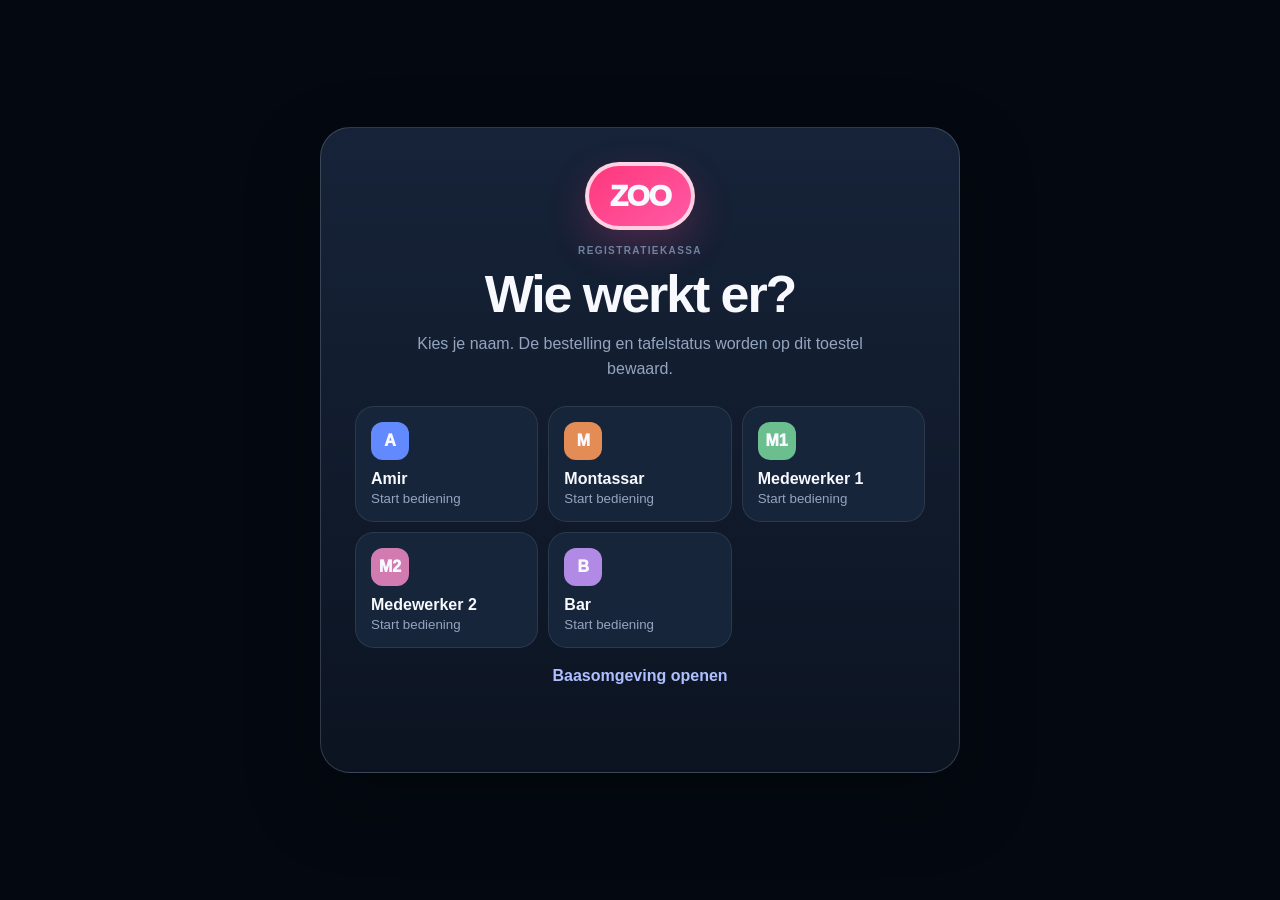
<file: index.html>
<!doctype html>
<html lang="nl">
<head>
  <meta charset="utf-8">
  <meta name="viewport" content="width=device-width,initial-scale=1,viewport-fit=cover,interactive-widget=resizes-content">
  <meta name="theme-color" content="#0a1020">
  <meta name="apple-mobile-web-app-capable" content="yes">
  <meta name="apple-mobile-web-app-status-bar-style" content="black">
  <meta name="apple-mobile-web-app-title" content="Registratiekassa">
  <title>Registratiekassa · Café De Zoo</title>
  <link rel="manifest" href="manifest.webmanifest">
  <link rel="apple-touch-icon" href="icons/icon.svg">
  <link rel="icon" href="icons/icon.svg" type="image/svg+xml">
</head>
<body>
  <div id="loginGate" class="login-gate">
    <div class="login-card">
      <div class="brand-mark">ZOO</div>
      <p class="eyebrow">REGISTRATIEKASSA</p>
      <h1>Wie werkt er?</h1>
      <p class="muted">Kies je naam. De bestelling en tafelstatus worden op dit toestel bewaard.</p>
      <div id="staffGrid" class="staff-grid"></div>
      <button id="bossLoginButton" class="text-button">Baasomgeving openen</button>
      <div id="bossPinWrap" class="boss-pin hidden">
        <input id="bossPin" inputmode="numeric" maxlength="4" placeholder="PIN">
        <button id="bossPinSubmit" class="primary-small">Open</button>
      </div>
      <p id="loginError" class="error-text"></p>
    </div>
  </div>

  <div id="app" class="app hidden">
    <header class="topbar">
      <div class="brand-row">
        <div class="brand-mark small">Z</div>
        <div>
          <p class="eyebrow">CAFÉ DE ZOO</p>
          <h2>Registratiekassa</h2>
        </div>
      </div>

      <nav class="view-switcher" aria-label="Werkweergave">
        <button class="view-switch active" data-layout="split">Beide</button>
        <button class="view-switch" data-layout="floor">Plattegrond</button>
        <button class="view-switch" data-layout="order">Bestellen</button>
      </nav>

      <div class="top-actions">
        <button id="voiceTopButton" class="mic-button" aria-pressed="false">
          <span class="mic-dot"></span><span class="mic-label">Spraak</span>
        </button>
        <button id="serverButton" class="soft-button server-button" title="Gedeelde Tailscale-server instellen">Server instellen</button>
        <button id="catalogAdminButton" class="soft-button hidden">Kaartbeheer</button>
        <button id="auditButton" class="soft-button hidden" title="Baascentrum, historie en rapporten">Baascentrum</button>
        <button id="installButton" class="soft-button hidden">Installeer app</button>
        <button id="userButton" class="user-chip"><span id="userInitial">A</span><strong id="userName">Amir</strong></button>
      </div>
    </header>

    <main id="workspace" class="workspace layout-split">
      <section id="floorPanel" class="panel floor-panel">
        <div class="panel-header">
          <div>
            <p class="eyebrow">BENEDEN + TERRAS</p>
            <h3>Plattegrond</h3>
          </div>
          <div class="legend">
            <span><i class="status-dot free"></i>Vrij</span>
            <span><i class="status-dot active"></i>Open</span>
            <span><i class="status-dot requested"></i>Rekening</span>
          </div>
        </div>
        <div id="floorViewport" class="floor-viewport">
          <div id="floor" class="floor-canvas">
            <div class="terrace-zone">
              <span>TERRAS · BUITEN</span>
            </div>
            <div class="venue-boundary"><span>GEVEL / INGANG CAFÉ</span></div>
            <div class="bar-zone">
              <div class="bar-lights"></div>
              <strong>BAR · ZOO</strong>
            </div>
            <div class="inside-label">BINNEN</div>
          </div>
        </div>
      </section>

      <div id="splitter" class="splitter" role="separator" aria-label="Versleep om panelen breder of smaller te maken" aria-orientation="vertical" tabindex="0">
        <span></span>
      </div>

      <section id="orderPanel" class="panel order-panel">
        <div id="noTable" class="empty-state">
          <div class="empty-icon">⌖</div>
          <h3>Kies eerst een tafel</h3>
          <p>Selecteer een tafel op de plattegrond of gebruik bovenaan de knop Plattegrond.</p>
        </div>

        <div id="orderContent" class="order-content hidden">
          <div class="order-head">
            <div>
              <p class="eyebrow">ACTIEVE REKENING</p>
              <h3 id="selectedTableTitle">Tafel 1</h3>
              <p id="orderMeta" class="muted compact">Amir · net geopend</p>
            </div>
            <div class="order-head-actions">
              <button id="backFloorButton" class="soft-button">Plattegrond</button>
              <button id="requestBillButton" class="soft-button request-bill-button">Rekening gevraagd</button>
              <button id="moveTableButton" class="soft-button">Verplaats</button>
            </div>
          </div>

          <div class="voice-live-bar">
            <div>
              <span id="voiceStateDot" class="voice-state-dot"></span>
              <strong id="voiceStateText">Spraak uit</strong>
              <small id="voiceTranscript">Zeg bijvoorbeeld: “twee cola, een water en een pintje”.</small>
            </div>
            <button id="voiceButton" class="voice-action">Start microfoon</button>
          </div>

          <div class="catalog-tabs">
            <button class="catalog-tab active" data-catalog="favorites">Favorieten</button>
            <button class="catalog-tab" data-catalog="all">Alle producten</button>
            <button class="catalog-tab" data-catalog="recent">Recent</button>
            <label class="product-search"><span>⌕</span><input id="productSearch" type="search" placeholder="Zoek product"></label>
          </div>

          <div class="order-main">
            <aside id="categoryRail" class="category-rail"></aside>
            <section id="productGrid" class="product-grid"></section>
          </div>

          <div class="ticket-section">
            <div class="ticket-header">
              <div><p class="eyebrow">REKENING</p><strong id="ticketCount">0 items</strong></div>
              <div class="ticket-header-actions"><button id="selectionToggle" class="tiny-button">Selecteer</button><strong id="ticketTotal">€ 0,00</strong></div>
            </div>
            <div id="selectionBar" class="selection-bar hidden">
              <strong id="selectedLineCount">0 geselecteerd</strong>
              <button id="moveSelectedButton" class="tiny-button">Verplaats</button>
              <button id="deleteSelectedButton" class="tiny-button danger">Verwijder</button>
              <button id="cancelSelectionButton" class="tiny-button">Annuleer</button>
            </div>
            <div id="voiceDraft" class="voice-draft hidden"></div>
            <div id="ticketList" class="ticket-list"></div>
          </div>

          <div class="checkout-bar">
            <button id="sendButton" class="checkout-button send"><span>Nieuwe items</span><strong>Bestellen</strong></button>
            <button id="payButton" class="checkout-button pay"><span>Openstaand</span><strong id="payTotal">€ 0,00</strong></button>
          </div>
        </div>
      </section>
    </main>
  </div>

  <dialog id="paymentDialog" class="dialog-card">
    <form method="dialog">
      <div class="dialog-head"><div><p class="eyebrow">BETALING</p><h3 id="paymentTitle">Tafel 1</h3></div><button value="cancel" class="icon-close">×</button></div>
      <p id="paymentAmount" class="payment-amount">€ 0,00</p>
      <div class="payment-methods">
        <button value="cash" data-method="Cash">Cash</button>
        <button value="card" data-method="Kaart">Kaart</button>
        <button value="other" data-method="Andere">Andere</button>
      </div>
      <button value="cancel" class="soft-button full">Annuleren</button>
    </form>
  </dialog>

  <dialog id="moveDialog" class="dialog-card wide-dialog">
    <form method="dialog">
      <div class="dialog-head"><div><p id="moveDialogEyebrow" class="eyebrow">TAFEL VERPLAATSEN</p><h3 id="moveDialogTitle">Kies een doeltafel</h3></div><button value="cancel" class="icon-close">×</button></div>
      <div id="moveTargets" class="move-targets"></div>
      <button value="cancel" class="soft-button full">Annuleren</button>
    </form>
  </dialog>

  <dialog id="quantityDialog" class="dialog-card quantity-dialog">
    <form method="dialog">
      <div class="dialog-head"><div><p class="eyebrow">AANTAL WIJZIGEN</p><h3 id="quantityProductName">Product</h3></div><button value="cancel" class="icon-close">×</button></div>
      <label class="quantity-field"><span>Nieuw aantal</span><input id="quantityInput" type="number" inputmode="numeric" min="1" max="99" value="1"></label>
      <button id="quantitySaveButton" type="button" class="checkout-button send full">Aantal opslaan</button>
    </form>
  </dialog>

  <dialog id="auditDialog" class="dialog-card wide-dialog audit-dialog boss-center-dialog">
    <form method="dialog">
      <div class="dialog-head"><div><p class="eyebrow">BAASOMGEVING</p><h3>Baascentrum</h3><p id="auditStorageStatus" class="muted compact">Append-only logboek</p></div><button value="cancel" class="icon-close">×</button></div>
      <nav class="boss-tabs" aria-label="Baascentrum">
        <button type="button" class="active" data-boss-tab="activity">Activiteit</button>
        <button type="button" data-boss-tab="deleted">Verwijderd</button>
        <button type="button" data-boss-tab="orders">Rekeningen</button>
        <button type="button" data-boss-tab="shifts">Shifts</button>
        <button type="button" data-boss-tab="close">Dagafsluiting</button>
        <button type="button" data-boss-tab="reports">Rapporten</button>
      </nav>

      <section class="boss-panel" data-boss-panel="activity">
        <div class="audit-toolbar">
          <label>Vanaf<input id="auditFrom" type="date"></label>
          <label>Tot<input id="auditTo" type="date"></label>
          <label>Medewerker<select id="auditStaffFilter"></select></label>
          <label>Tafel<select id="auditTableFilter"></select></label>
          <label>Actie<select id="auditActionFilter"></select></label>
          <label>Apparaat<select id="auditDeviceFilter"></select></label>
          <label class="audit-search-field">Zoeken<input id="auditSearch" type="search" placeholder="Product, rekening, medewerker…"></label>
          <div class="audit-toolbar-actions"><button id="auditResetFilters" type="button" class="soft-button">Wis filters</button><button id="auditExportButton" type="button" class="soft-button">Exporteer CSV</button></div>
        </div>
        <div class="audit-status-row"><span id="auditResultCount">0 gebeurtenissen</span><span>Klik op een rekening of op een item in de bestelling voor de volledige geschiedenis.</span></div>
        <div id="auditSummary" class="audit-summary"></div>
        <div class="audit-layout"><div id="auditOrderList" class="audit-order-list"></div><div id="auditList" class="audit-list"></div></div>
      </section>

      <section class="boss-panel hidden" data-boss-panel="deleted">
        <div class="audit-status-row"><strong>Verwijderde producten en rekeningen</strong><span>De gebeurtenissen blijven zichtbaar nadat een regel of rekening verdwenen is.</span></div>
        <div id="auditDeletedList" class="audit-list"></div>
      </section>

      <section class="boss-panel hidden" data-boss-panel="orders">
        <div class="boss-section-head"><div><p class="eyebrow">REKENINGHISTORIE</p><h4>Open en betaalde rekeningen</h4></div></div>
        <div id="bossOrdersList" class="boss-orders-list"></div>
      </section>

      <section class="boss-panel hidden" data-boss-panel="shifts">
        <div class="boss-section-head"><div><p class="eyebrow">PERSONEEL</p><h4>Shifts</h4></div><div class="boss-section-actions"><button id="shiftStartButton" type="button" class="primary-small">Start shift</button><button id="shiftEndButton" type="button" class="soft-button">Beëindig shift</button></div></div>
        <div id="bossShiftList" class="boss-shift-list"></div>
      </section>

      <section class="boss-panel hidden" data-boss-panel="close">
        <div class="boss-section-head"><div><p class="eyebrow">DAGOVERZICHT</p><h4>Dagafsluiting</h4></div><div class="boss-section-actions"><input id="dayCloseDate" type="date"><button id="dayCloseCreateButton" type="button" class="primary-small">Maak afsluiting</button></div></div>
        <div id="dayCloseList" class="day-close-list"></div>
      </section>

      <section class="boss-panel hidden" data-boss-panel="reports">
        <div class="boss-section-head"><div><p class="eyebrow">ANALYSE</p><h4>Omzet en producten</h4></div></div>
        <div id="bossReports"></div>
      </section>

      <button value="cancel" class="soft-button full">Sluiten</button>
    </form>
  </dialog>

  <dialog id="historyDialog" class="dialog-card wide-dialog history-dialog">
    <form method="dialog">
      <div class="dialog-head"><div><p class="eyebrow">VOLLEDIGE GESCHIEDENIS</p><h3 id="historyTitle">Bestellingsregel</h3><p id="historySubtitle" class="muted compact"></p></div><button value="cancel" class="icon-close">×</button></div>
      <div class="history-dialog-content">
        <div id="historySummary" class="history-summary"></div>
        <div id="historyTimeline" class="history-timeline"></div>
      </div>
      <button value="cancel" class="soft-button full">Sluiten</button>
    </form>
  </dialog>

  <dialog id="conflictDialog" class="dialog-card wide-dialog conflict-dialog">
    <form method="dialog">
      <div class="dialog-head"><div><p class="eyebrow">SYNCHRONISATIE</p><h3>Gelijktijdige wijzigingen</h3></div><button value="cancel" class="icon-close">×</button></div>
      <p class="muted">Kies per tafel welke versie behouden moet worden. Je keuze wordt daarna opnieuw gesynchroniseerd.</p>
      <div id="conflictList" class="conflict-list"></div>
      <button value="cancel" class="soft-button full">Later oplossen</button>
    </form>
  </dialog>

  <dialog id="catalogAdminDialog" class="dialog-card catalog-admin-dialog">
    <form method="dialog">
      <div class="dialog-head"><div><p class="eyebrow">BAASOMGEVING</p><h3>Kaart- en prijsbeheer</h3></div><button value="cancel" class="icon-close">×</button></div>
      <div class="catalog-admin-toolbar">
        <label class="product-search"><span>⌕</span><input id="catalogAdminSearch" type="search" placeholder="Zoek naam, categorie of ID"></label>
        <button id="catalogAddButton" type="button" class="primary-small">Nieuw product</button>
      </div>
      <p id="catalogAdminCount" class="muted compact"></p>
      <div id="catalogAdminList" class="catalog-admin-list"></div>
      <button value="cancel" class="soft-button full">Sluiten</button>
    </form>
  </dialog>

  <div id="toast" class="toast" role="status"></div>
  <script src="loader.js" defer></script>
  <script src="order-history-addon.js" defer></script>
  <script src="mobile-order-v20.js" defer></script>
</body>
</html>
</file>
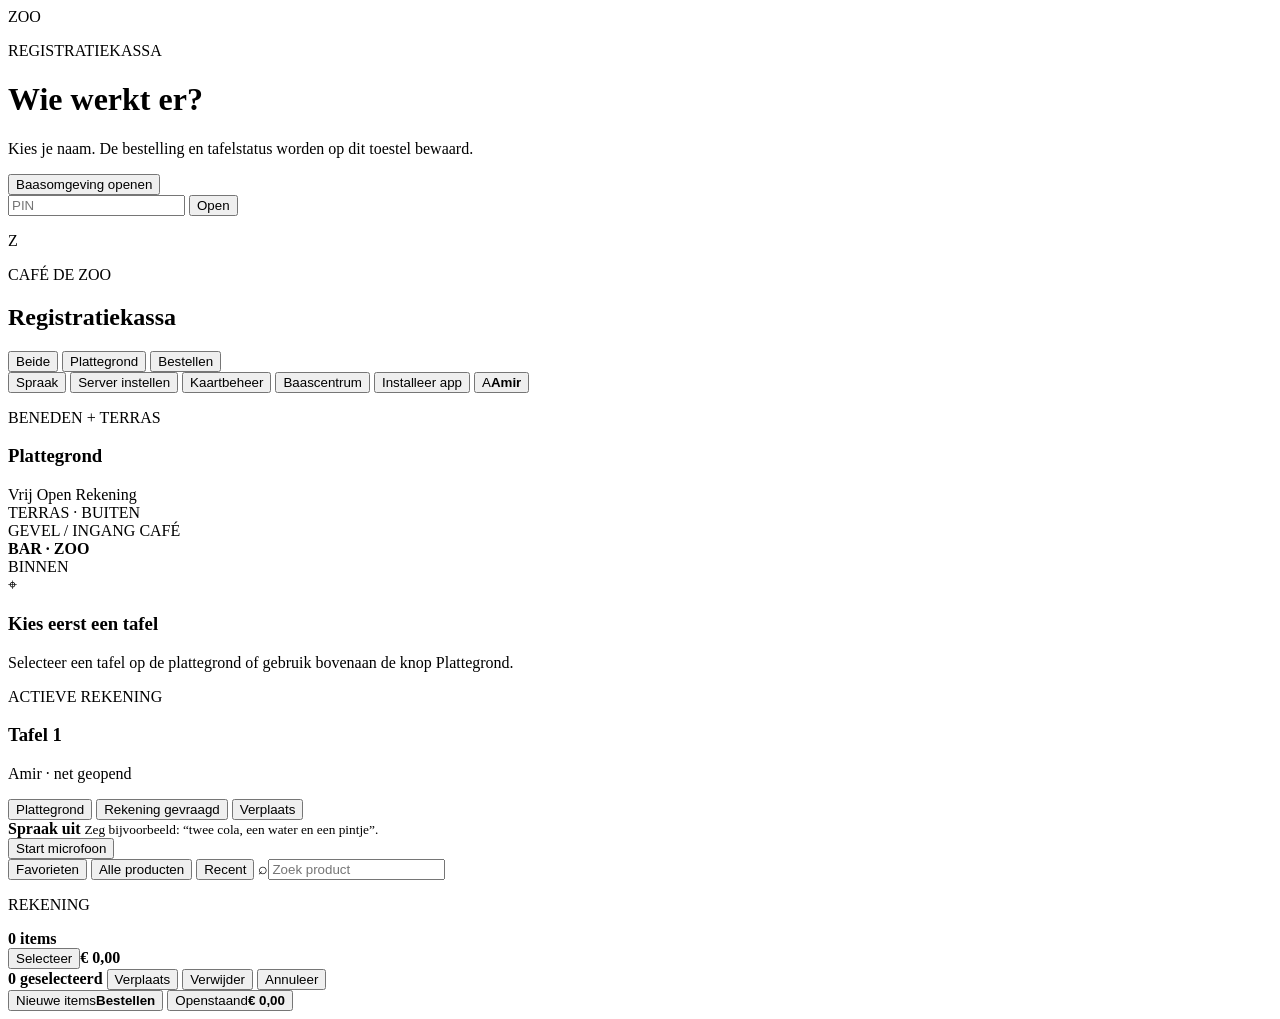
<file: reset-kassa.html>
<!doctype html>
<html lang="nl">
<head>
  <meta charset="utf-8">
  <meta name="viewport" content="width=device-width,initial-scale=1,viewport-fit=cover">
  <meta name="theme-color" content="#0a1020">
  <meta name="apple-mobile-web-app-status-bar-style" content="black">
  <title>Registratiekassa herstellen</title>
  <style>html,body{margin:0;min-height:100%;background:#07101b;color:#fff;font-family:system-ui,-apple-system,sans-serif}main{min-height:100dvh;display:grid;place-items:center;padding:calc(env(safe-area-inset-top,0px) + 28px) 28px calc(env(safe-area-inset-bottom,0px) + 28px);text-align:center}div{max-width:540px}h1{font-size:28px}p{color:#b8c4d9;line-height:1.5}</style>
</head>
<body>
<main><div><h1>Telefoonindeling wordt hersteld…</h1><p>De te grote tweekolomskaart wordt vervangen door een compacte, leesbare kassa-indeling. Bestellingen, wachtrijen en loggegevens worden niet bewust gewist.</p></div></main>
<script>
(async()=>{
  try{
    if('serviceWorker' in navigator){
      const registrations=await navigator.serviceWorker.getRegistrations();
      await Promise.all(registrations.map(registration=>registration.unregister()));
    }
    if('caches' in window){
      const keys=await caches.keys();
      await Promise.all(keys.filter(key=>key.startsWith('registratiekassa-')).map(key=>caches.delete(key)));
    }
  }catch(error){console.warn(error);}
  location.replace(`./?fresh=mobile-layout-v23-${Date.now()}`);
})();
</script>
</body>
</html>
</file>
